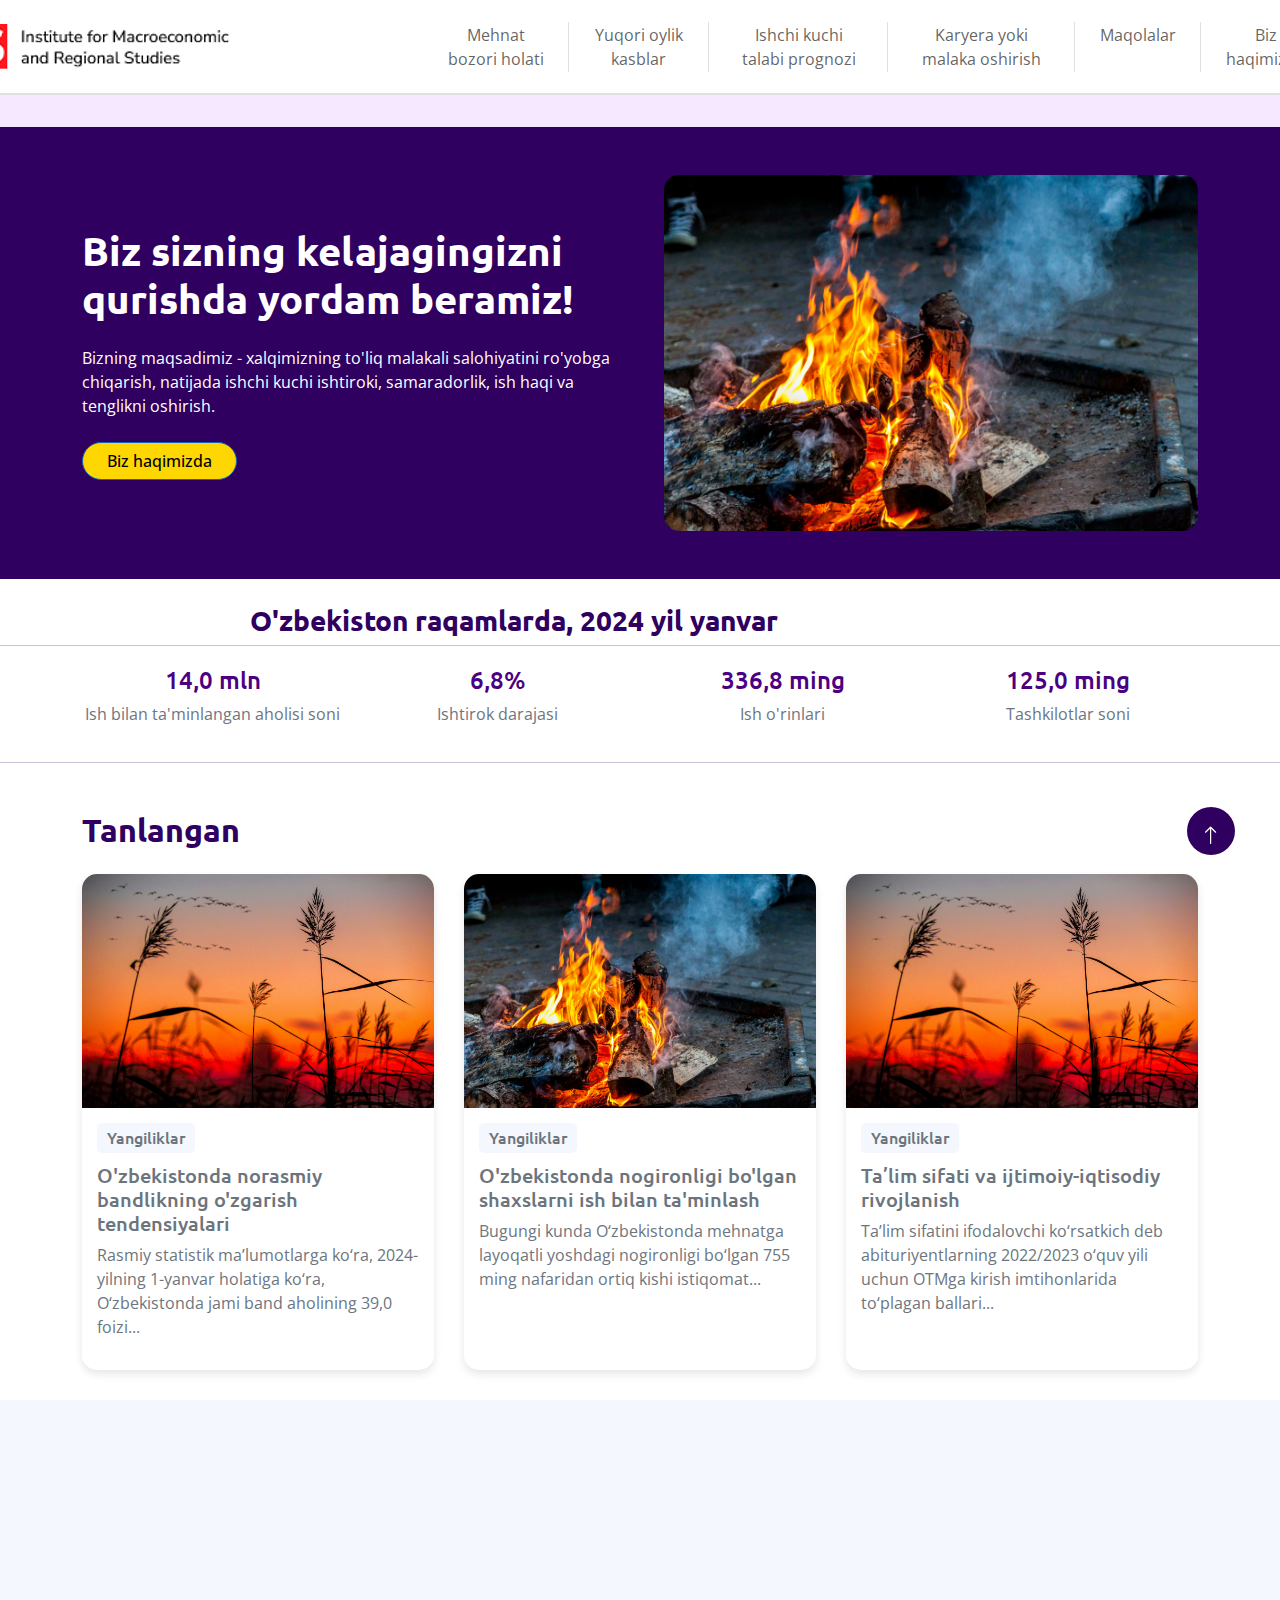
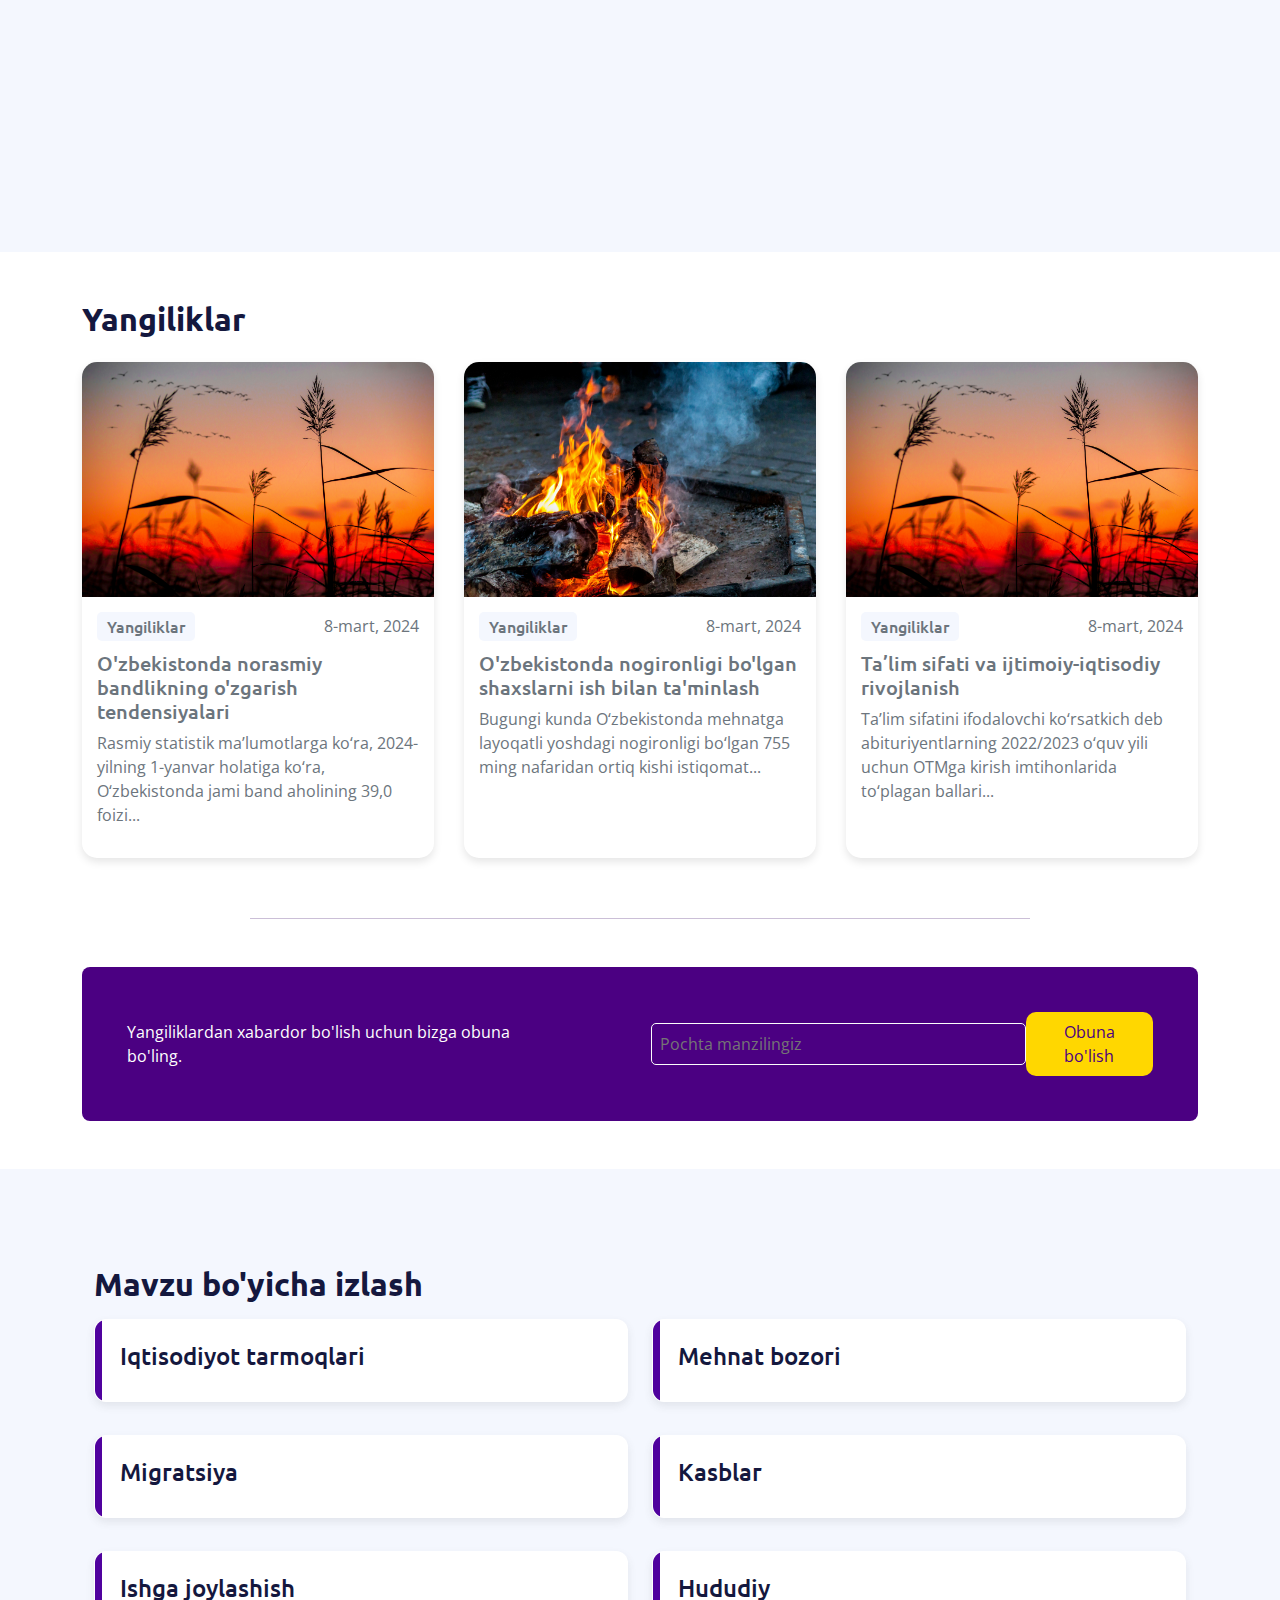
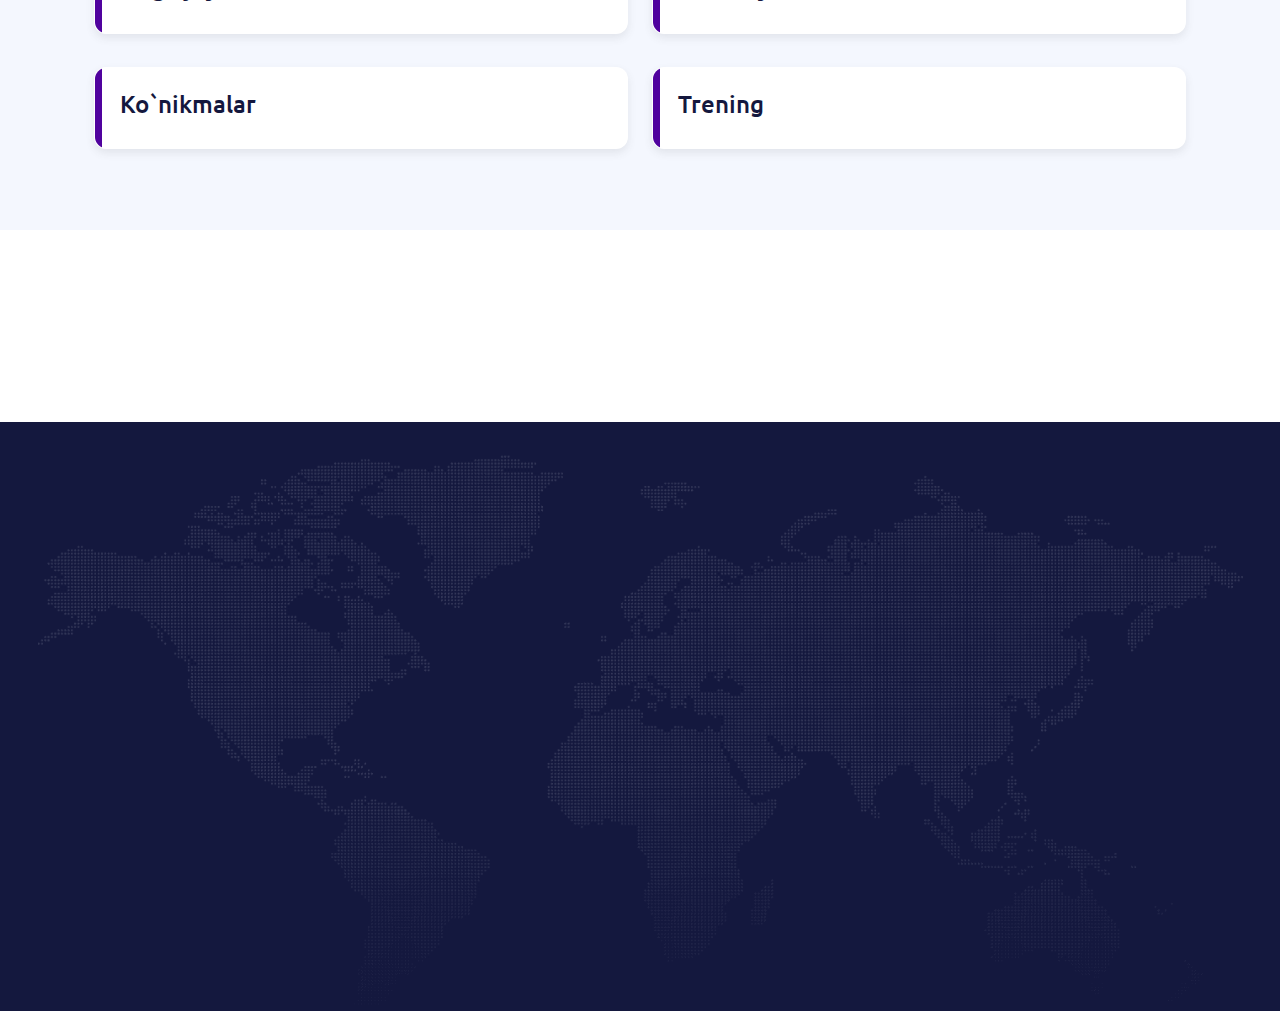
<file: index.html>
<!DOCTYPE html>
<html lang="en">

<head>
    <meta charset="utf-8">
    <title>IMRS</title>
    <meta content="width=device-width, initial-scale=1.0" name="viewport">
    <meta content="" name="keywords">
    <meta content="" name="description">

    <!-- Favicon -->
    <link href="img/favicon.ico" rel="icon">

    <!-- Google Web Fonts -->
    <link rel="preconnect" href="https://fonts.googleapis.com">
    <link rel="preconnect" href="https://fonts.gstatic.com" crossorigin>
    <link href="https://fonts.googleapis.com/css2?family=Open+Sans:wght@400;600&family=Ubuntu:wght@500;700&display=swap"
        rel="stylesheet">
        <link href="https://maxcdn.bootstrapcdn.com/bootstrap/4.5.2/css/bootstrap.min.css" rel="stylesheet">
    <!-- Icon Font Stylesheet -->
    <link href="https://cdnjs.cloudflare.com/ajax/libs/font-awesome/5.10.0/css/all.min.css" rel="stylesheet">
    <link href="https://cdn.jsdelivr.net/npm/bootstrap-icons@1.4.1/font/bootstrap-icons.css" rel="stylesheet">

    <!-- Libraries Stylesheet -->
    <link href="lib/animate/animate.min.css" rel="stylesheet">
    <link href="lib/owlcarousel/assets/owl.carousel.min.css" rel="stylesheet">

    <!-- Customized Bootstrap Stylesheet -->
    <link href="css/bootstrap.min.css" rel="stylesheet">

    <!-- Template Stylesheet -->
    <link href="css/style.css" rel="stylesheet">
</head>

<body>    
<!-- Navbar start--> 
    <div>
        <nav class="navbar navbar-expand-lg navbar-light navbar-custom">
            <div class="container">
                <a class="navbar-brand" href="#"><img style="margin-left: -50%;" src="img/logooo.png" id="img-fluid" alt="Logo"></a>
                <button class="navbar-toggler" type="button" data-toggle="collapse" data-target="#navbarNav" aria-controls="navbarNav" aria-expanded="false" aria-label="Toggle navigation">
                    <span class="navbar-toggler-icon"></span>
                </button>
                <div style="margin-right: -20%;" class="collapse navbar-collapse" id="navbarNav">
                    <ul class="navbar-nav mx-auto">
                        <li class="nav-item"><a class="nav-link" href="#">Mehnat bozori holati</a></li>
                        <li class="nav-item"><a class="nav-link" href="#">Yuqori oylik kasblar</a></li>
                        <li class="nav-item"><a class="nav-link" href="#">Ishchi kuchi talabi prognozi</a></li>
                        <li class="nav-item"><a class="nav-link" href="#">Karyera yoki malaka oshirish</a></li>
                        <li class="nav-item"><a class="nav-link" href="#">Maqolalar</a></li>
                        <li class="nav-item"><a class="nav-link" href="#">Biz haqimizda</a></li>
                        <li class="nav-item"><a class="nav-link" href="#"><i class="bi bi-search"></i></a></li>
                    </ul>
                </div>
            </div>
            </nav>
            <div class="py-1" style="background-color: #f5e8ff; height: 2em;">
            </div>
            <div style="background-color: #2f005f;" class="container-fluid py-5">
                <div class="container">
                    <div class="row g-5 align-items-center">
                        <div class="col-lg-6 wow fadeIn">
                            <h1 class="mb-4 text-white">Biz sizning kelajagingizni qurishda yordam beramiz!</h1>
                            <p class="mb-4 text-white">Bizning maqsadimiz - xalqimizning to'liq malakali salohiyatini
                                ro'yobga chiqarish, natijada ishchi kuchi ishtiroki,
                                samaradorlik, ish haqi va tenglikni oshirish.</p>
                            <div class="d-flex align-items-center mt-4">
                                <a style="background-color: #FFD700;color: black;" class="btn btn-primary rounded-pill px-4 me-3" href="">Biz haqimizda</a>
                            </div>
                        </div>
                        <div class="col-lg-6 wow fadeIn" data-wow-delay="0.1s">
                            <div class="about-img">
                                <img style="border-radius: 15px;" class="img-fluid" src="img/imgd2.jpg">
                            </div>
                        </div>
                    </div>
                </div>
            </div>
            <br>
                <h3 style="margin-left: 19.5%;color: #2f005f">O'zbekiston raqamlarda, 2024 yil yanvar</h3>
            <hr>
            <section class="statistics-section text-center">
            <div class="container">
                <div class="row">
                    <div class="col-md-3">
                        <h4>14,0 mln</h4>
                        <p>Ish bilan ta'minlangan aholisi soni</p>
                    </div>
                    <div class="col-md-3">
                        <h4>6,8%</h4>
                        <p>Ishtirok darajasi</p>
                    </div>
                    <div class="col-md-3">
                        <h4>336,8 ming</h4>
                        <p>Ish o'rinlari</p>
                    </div>
                    <div class="col-md-3">
                        <h4>125,0 ming</h4>
                        <p>Tashkilotlar soni</p>
                    </div>
                </div>
            </div>
            </section>
            <hr>
    </div>
<!-- Navbar End -->

<!-- Case Start -->
    <div class="container mt-5">
        <h2 style="color: #2f005f;" class="mb-4">Tanlangan</h2>
        <div class="row row-equal">
            <div class="col-md-4 col-equal">
                <div class="card card-custom">
                    <img src="img/imgd.jpg" class="card-img-top" alt="...">
                    <div class="card-body card-body-custom">
                        <div class="news-header">
                            <h6 class="text-muted mb-0 news-title">Yangiliklar</h6>
                            <!-- <span class="text-muted">8-mart, 2024</span> -->
                        </div>
                        <h5 class="card-text">O'zbekistonda norasmiy bandlikning o'zgarish tendensiyalari</h5>
                        <p class="text-muted">Rasmiy statistik ma’lumotlarga ko‘ra, 2024-yilning 1-yanvar holatiga ko‘ra, O‘zbekistonda jami band aholining 39,0 foizi...</p>
                    </div>
                </div>
            </div>
            <div class="col-md-4 col-equal">
                <div class="card card-custom">
                    <img src="img/imgd2.jpg" class="card-img-top" alt="...">
                    <div class="card-body card-body-custom">
                        <div class="news-header">
                            <h6 class="text-muted mb-0 news-title">Yangiliklar</h6>
                            <!-- <span class="text-muted">8-mart, 2024</span> -->
                        </div>
                        <h5 class="card-text">O'zbekistonda nogironligi bo'lgan shaxslarni ish bilan ta'minlash</h5>
                        <p class="text-muted">Bugungi kunda O‘zbekistonda mehnatga layoqatli yoshdagi nogironligi bo‘lgan 755 ming nafaridan ortiq kishi istiqomat...</p>
                    </div>
                </div>
            </div>
            <div class="col-md-4 col-equal">
                <div class="card card-custom">
                    <img src="img/imgd.jpg" class="card-img-top" alt="...">
                    <div class="card-body card-body-custom">
                        <div class="news-header">
                            <h6 class="text-muted mb-0 news-title">Yangiliklar</h6>
                            <!-- <span class="text-muted">8-mart, 2024</span> -->
                        </div>
                        <h5 class="card-text">Ta’lim sifati va ijtimoiy-iqtisodiy rivojlanish</h5>
                        <p class="text-muted">Ta’lim sifatini ifodalovchi ko‘rsatkich deb abituriyentlarning 2022/2023 o‘quv yili uchun OTMga kirish imtihonlarida to‘plagan ballari...</p>
                    </div>
                </div>
            </div>
        </div>
    </div>
<!-- Case End -->

<!-- Full Screen Search Start -->
    <div class="modal fade" id="searchModal" tabindex="-1">
        <div class="modal-dialog modal-fullscreen">
            <div class="modal-content" style="background: rgba(20, 24, 62, 0.7);">
                <div class="modal-header border-0">
                    <button type="button" class="btn btn-square bg-white btn-close" data-bs-dismiss="modal"
                        aria-label="Close"></button>
                </div>
                <div class="modal-body d-flex align-items-center justify-content-center">
                    <div class="input-group" style="max-width: 600px;">
                        <input type="text" class="form-control bg-transparent border-light p-3"
                            placeholder="Type search keyword">
                        <button class="btn btn-light px-4"><i class="bi bi-search"></i></button>
                    </div>
                </div>
            </div>
        </div>
    </div>
<!-- Full Screen Search End -->

<!-- About Start -->
    <div class="container-fluid bg-light py-5">
        <div class="container">
            <div class="row g-5 align-items-center">
                <div class="col-lg-6 wow fadeIn" data-wow-delay="0.5s">
                    <h1 class="mb-4">Mehnat bozori holati</h1>
                    <p class="mb-4">Quyidagi talablar nomzodlar imkoniyatini oshiradi: Iqtisodiyot, moliya va matematika yo`nalishlarida magistratura yoki PhD darajasiga ega bo'lish...</p>
                    <div class="d-flex align-items-center mt-4">
                        <a  class="btn btn-primary rounded-pill px-4 me-3" href="">Batafsil</a>
                    </div>
                </div>
                <div class="col-lg-6 wow fadeIn" data-wow-delay="0.1s">
                    <div class="about-img">
                        <img style="border-radius: 15px;" class="img-fluid" src="img/imgd2.jpg">
                    </div>
                </div>
            </div>
        </div>
    </div>
 <!-- About End -->

<!-- Service Start -->
    <div class="container mt-5">
        <h2 class="mb-4">Yangiliklar</h2>
        <div class="row row-equal">
            <div class="col-md-4 col-equal">
                <div class="card card-custom">
                    <img src="img/imgd.jpg" class="card-img-top" alt="...">
                    <div class="card-body card-body-custom">
                        <div class="news-header">
                            <h6 class="text-muted mb-0 news-title">Yangiliklar</h6>
                            <span class="text-muted">8-mart, 2024</span>
                        </div>
                        <h5 class="card-text">O'zbekistonda norasmiy bandlikning o'zgarish tendensiyalari</h5>
                        <p class="text-muted">Rasmiy statistik ma’lumotlarga ko‘ra, 2024-yilning 1-yanvar holatiga ko‘ra, O‘zbekistonda jami band aholining 39,0 foizi...</p>
                    </div>
                </div>
            </div>
            <div class="col-md-4 col-equal">
                <div class="card card-custom">
                    <img src="img/imgd2.jpg" class="card-img-top" alt="...">
                    <div class="card-body card-body-custom">
                        <div class="news-header">
                            <h6 class="text-muted mb-0 news-title">Yangiliklar</h6>
                            <span class="text-muted">8-mart, 2024</span>
                        </div>
                        <h5 class="card-text">O'zbekistonda nogironligi bo'lgan shaxslarni ish bilan ta'minlash</h5>
                        <p class="text-muted">Bugungi kunda O‘zbekistonda mehnatga layoqatli yoshdagi nogironligi bo‘lgan 755 ming nafaridan ortiq kishi istiqomat...</p>
                    </div>
                </div>
            </div>
            <div class="col-md-4 col-equal">
                <div class="card card-custom">
                    <img src="img/imgd.jpg" class="card-img-top" alt="...">
                    <div class="card-body card-body-custom">
                        <div class="news-header">
                            <h6 class="text-muted mb-0 news-title">Yangiliklar</h6>
                            <span class="text-muted">8-mart, 2024</span>
                        </div>
                        <h5 class="card-text">Ta’lim sifati va ijtimoiy-iqtisodiy rivojlanish</h5>
                        <p class="text-muted">Ta’lim sifatini ifodalovchi ko‘rsatkich deb abituriyentlarning 2022/2023 o‘quv yili uchun OTMga kirish imtihonlarida to‘plagan ballari...</p>
                    </div>
                </div>
            </div>
        </div>
    </div>
<!-- Service End -->

<hr class="custom-hr">

<!-- Newsletter Start -->
    <div class="container mt-5">
        <div class="subscription-banner">
            <div class="subscription-form">
                <div class="text">
                    Yangiliklardan xabardor bo'lish uchun bizga obuna bo'ling.
                </div>
                <input type="email" placeholder="Pochta manzilingiz">
                <button type="submit">Obuna bo'lish</button>
            </div>
        </div>
    </div>
<!-- Newsletter End -->

<!-- FAQs Start -->
    <div class="container-fluid py-4">
        
    </div>
<!-- FAQs Start -->



<!-- Team Start -->
    <div class="container-fluid bg-light py-5">
        <div class="container">
            <div class="container mt-5">
                <h2 class="mb-3">Mavzu bo'yicha izlash</h2>
                <div class="row">
                    <div class="col-md-6">
                        <button class="btn btn-custom" type="button"><h4>Iqtisodiyot tarmoqlari</h4></button>
                    </div>
                    <div class="col-md-6">
                        <button class="btn btn-custom" type="button"><h4>Mehnat bozori</h4></button>
                    </div>
                    <div class="col-md-6">
                        <button class="btn btn-custom" type="button"><h4>Migratsiya</h4></button>
                    </div>
                    <div class="col-md-6">
                        <button class="btn btn-custom" type="button"><h4>Kasblar</h4></button>
                    </div>
                    <div class="col-md-6">
                        <button class="btn btn-custom" type="button"><h4>Ishga joylashish</h4></button>
                    </div>
                    <div class="col-md-6">
                        <button class="btn btn-custom" type="button"><h4>Hududiy</h4></button>
                    </div>
                    <div class="col-md-6">
                        <button class="btn btn-custom" type="button"><h4>Ko`nikmalar</h4></button>
                    </div>
                    <div class="col-md-6">
                        <button class="btn btn-custom" type="button"><h4>Trening</h4></button>
                    </div>
                </div>
            </div>
        </div>
    </div>
<!-- Team End -->


<!-- Testimonial Start -->
    <div class="container-xxl py-5">
        <div class="container py-5">
           
        </div>
    </div>
<!-- Testimonial End -->

<!-- Footer Start -->
    <div class="container-fluid bg-dark text-white-50 footer pt-5">
        <div class="container wow fadeIn" data-wow-delay="0.1s">
            <div class="copyright2">
                <div class="row">
                    <div class="col-md-6 text-center text-md-start mb-3 mb-md-0">
                        <a class="border-bottom" href="#"><img style="width: 23%;" src="img/screen.png" alt=""></a>
                    </div>
                    <div class="col-md-6 ">
                        <div class="d-flex pt-2 d-flex2">
                            <a class="btn btn-outline-light btn-social" href=""><i class="fab fa-twitter"></i></a>
                            <a class="btn btn-outline-light btn-social" href=""><i class="fab fa-facebook-f"></i></a>
                            <a class="btn btn-outline-light btn-social" href=""><i class="fab fa-youtube"></i></a>
                            <a class="btn btn-outline-light btn-social" href=""><i class="fab fa-instagram"></i></a>
                            <a class="btn btn-outline-light btn-social" href=""><i class="fab fa-linkedin-in"></i></a>
                        </div>
                    </div>
                </div>
            </div>
        </div>
        <div class="container py-5">
            <div class="row g-5">
                <div class="col-md-6 col-lg-3 wow fadeIn" data-wow-delay="0.5s">
                    <h5 class="text-white mb-4">Ishlarimizni o‘rganing</h5>
                    <a class="btn btn-link" href="#">Mehnat bozori holati</a>
                    <a class="btn btn-link" href="#">Talab yuqori bo‘lgan kasblar</a>
                    <a class="btn btn-link" href="#">Yuqori oylik maosh</a>
                    <a class="btn btn-link" href="#">Ishchi kuchi talabi prognozi</a>
                    <a class="btn btn-link" href="#">Karyera yoki malaka oshirish</a>
                    <a class="btn btn-link" href="#">Maqolalar</a>
                </div>
                <div class="col-md-6 col-lg-3 wow fadeIn" data-wow-delay="0.3s">
                    <h5 class="text-white mb-4">Biz haqimizda</h5>
                    <a class="btn btn-link" href="#">Bizning komissiyamiz</a>
                    <a class="btn btn-link" href="#">Biz bilan ishlash</a>
                    <a class="btn btn-link" href="#">Biz bilan bog‘laning</a>
                </div>
                <div class="col-md-6 col-lg-3 wow fadeIn" data-wow-delay="0.5s">
                    <h5 class="text-white mb-4">Foydali havolalar</h5>
                    <a class="btn btn-link" href="#">O‘zbekiston Respublikasi Statistika agentligi</a>
                    <a class="btn btn-link" href="#">O‘zbekiston Respublikasi Kambag‘allikni qisqartirish va bandlik vazirligi</a>
                    <a class="btn btn-link" href="#">Ijtimoiy himoya milliy agentligi</a>
                </div>
                <div class="col-md-6 col-lg-3 wow fadeIn" data-wow-delay="0.7s">
                    <h5 class="text-white mb-4">Kirish</h5>
                    <a class="btn btn-link" href="#">Accessing our information</a>
                    <a class="btn btn-link" href="#">Maxfiylik</a>
                    <a class="btn btn-link" href="#">Mualliflik huquqi va rad etish</a>
                    <a class="btn btn-link" href="#">Veb-saytdan foydalanish va foydalanish imkoniyati</a>
                </div>
            </div>
        </div>
        <div class="container wow fadeIn" data-wow-delay="0.1s">
            <div class="copyright">
                <div class="row">
                    <div class="col-md-12 text-center text-md-start mb-3 mb-md-0">
                        O'zbekiston Respublikasi Vazirlar Mahkamasi Huzurida Makroiqtisodiy va hududiy tadqiqotlar instituti
                    </div>
                </div>
            </div>
        </div>
    </div>
<!-- Footer End -->

    <!-- Back to Top -->
    <a style="background-color: #2f005f;" href="#" class="btn btn-lg btn-lg-square back-to-top pt-2"><i class="bi bi-arrow-up text-white"></i></a>

    <!-- JavaScript Libraries -->
    <script src="https://code.jquery.com/jquery-3.5.1.slim.min.js"></script>
    <script src="https://cdn.jsdelivr.net/npm/@popperjs/core@2.5.4/dist/umd/popper.min.js"></script>
    <script src="https://maxcdn.bootstrapcdn.com/bootstrap/4.5.2/js/bootstrap.min.js"></script>
    <script src="https://ajax.googleapis.com/ajax/libs/jquery/3.6.1/jquery.min.js"></script>
    <script src="https://cdn.jsdelivr.net/npm/bootstrap@5.0.0/dist/js/bootstrap.bundle.min.js"></script>
    <script src="lib/wow/wow.min.js"></script>
    <script src="lib/easing/easing.min.js"></script>
    <script src="lib/waypoints/waypoints.min.js"></script>
    <script src="lib/counterup/counterup.min.js"></script>
    <script src="lib/owlcarousel/owl.carousel.min.js"></script>

    <!-- Template Javascript -->
    <script src="js/main.js"></script>
</body>

</html>
</file>
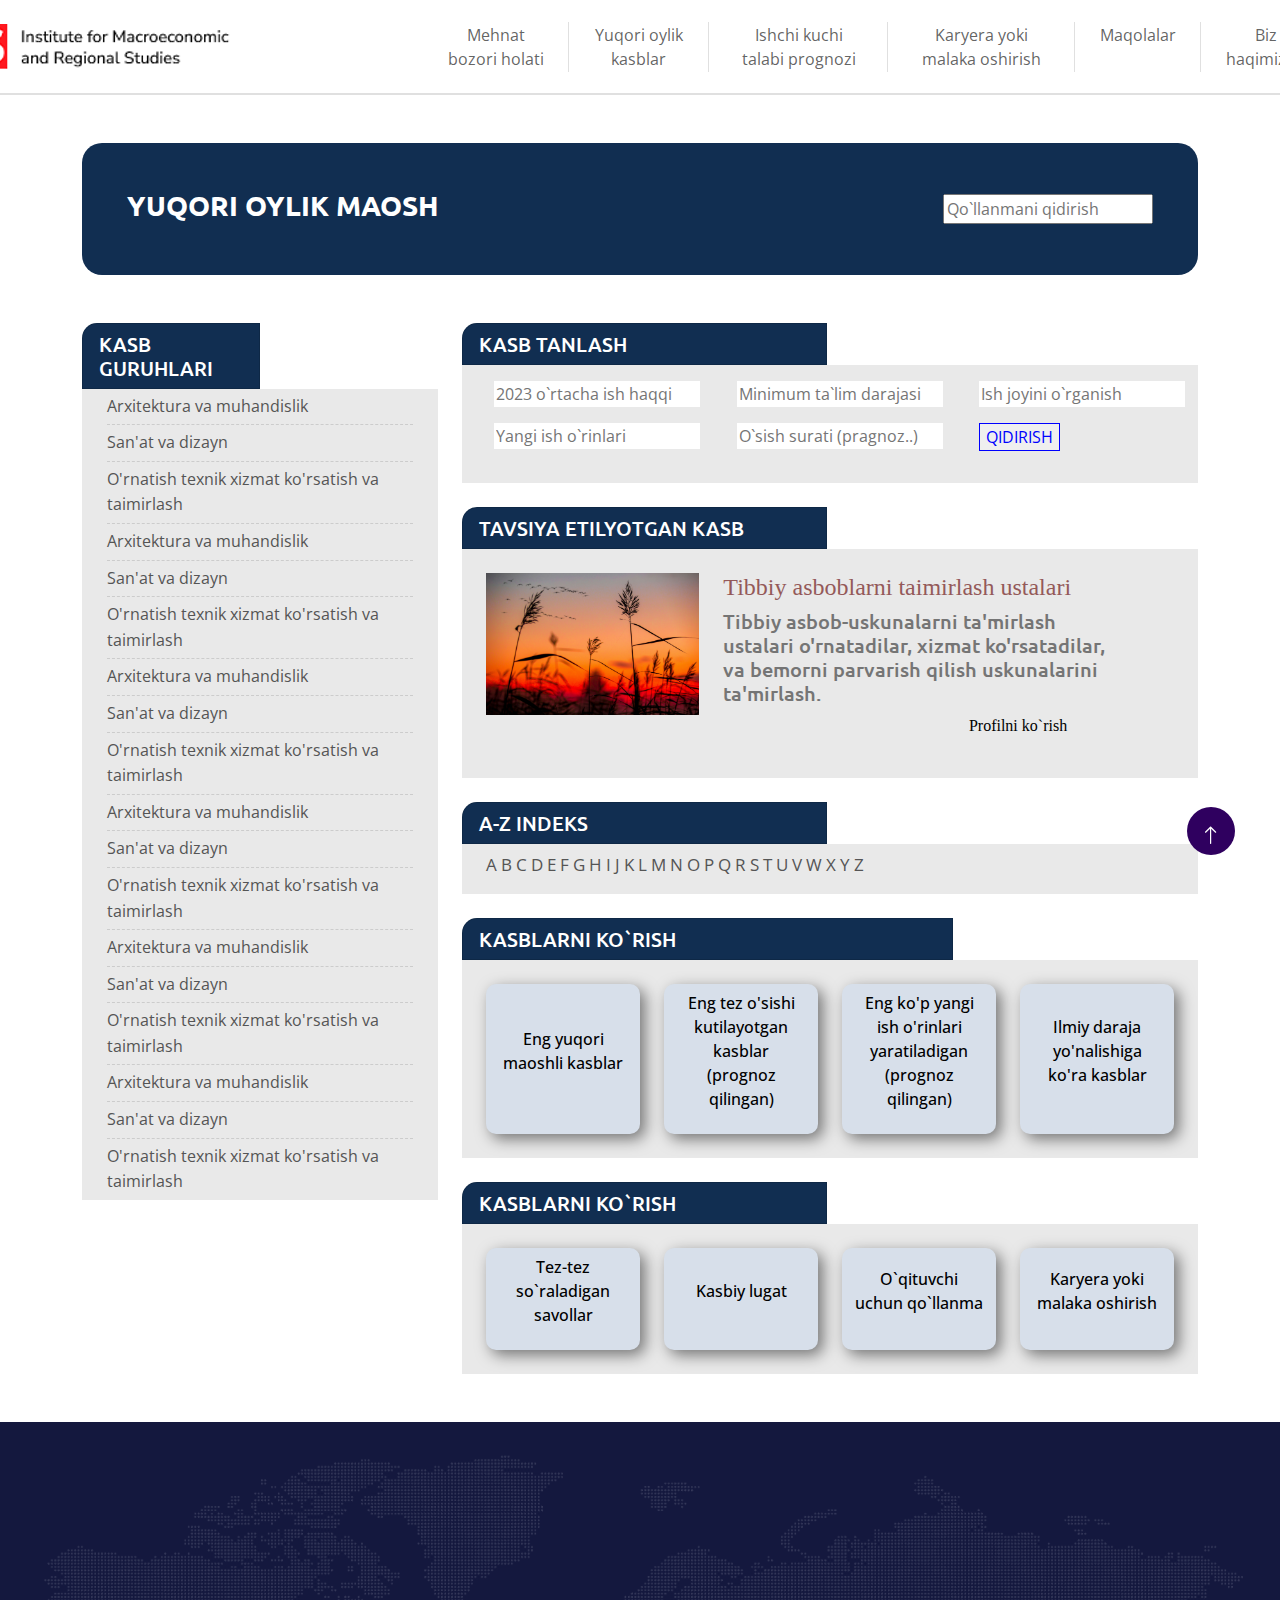
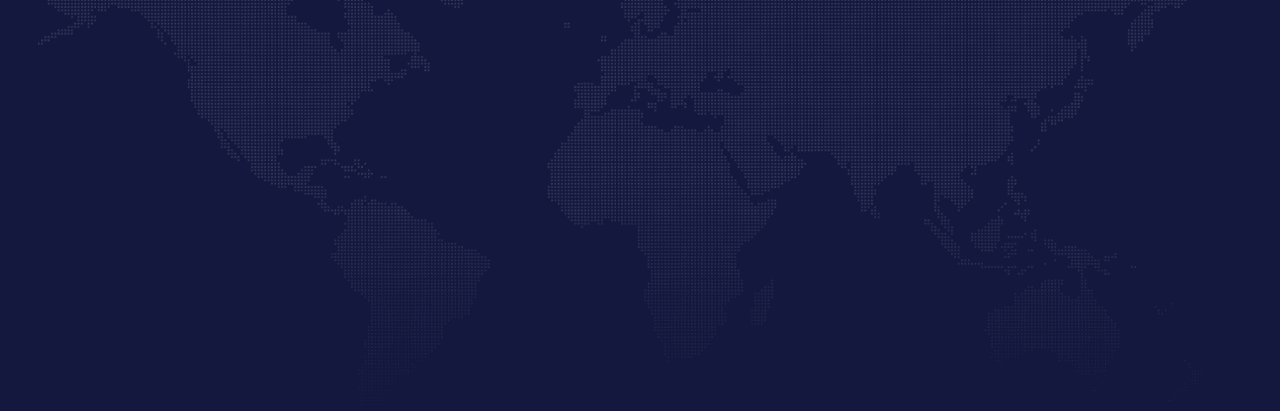
<file: about.html>
<!DOCTYPE html>
<html lang="en">

<head>
    <meta charset="utf-8">
    <title>IMRS</title>
    <meta content="width=device-width, initial-scale=1.0" name="viewport">
    <meta content="" name="keywords">
    <meta content="" name="description">

    <!-- Favicon -->
    <link href="img/favicon.ico" rel="icon">

    <!-- Google Web Fonts -->
    <link rel="preconnect" href="https://fonts.googleapis.com">
    <link rel="preconnect" href="https://fonts.gstatic.com" crossorigin>
    <link href="https://fonts.googleapis.com/css2?family=Open+Sans:wght@400;600&family=Ubuntu:wght@500;700&display=swap"
        rel="stylesheet">
        <link href="https://maxcdn.bootstrapcdn.com/bootstrap/4.5.2/css/bootstrap.min.css" rel="stylesheet">
    <!-- Icon Font Stylesheet -->
    <link href="https://cdnjs.cloudflare.com/ajax/libs/font-awesome/5.10.0/css/all.min.css" rel="stylesheet">
    <link href="https://cdn.jsdelivr.net/npm/bootstrap-icons@1.4.1/font/bootstrap-icons.css" rel="stylesheet">

    <!-- Libraries Stylesheet -->
    <link href="lib/animate/animate.min.css" rel="stylesheet">
    <link href="lib/owlcarousel/assets/owl.carousel.min.css" rel="stylesheet">

    <!-- Customized Bootstrap Stylesheet -->
    <link href="css/bootstrap.min.css" rel="stylesheet">

    <!-- Template Stylesheet -->
    <link href="css/style.css" rel="stylesheet">
    <link href="css/about.css" rel="stylesheet">
</head>

<body>

<!-- Navbar start--> 
    <div>
        <nav class="navbar navbar-expand-lg navbar-light navbar-custom">
            <div class="container">
                <a class="navbar-brand" href="#"><img style="margin-left: -50%;" src="img/logooo.png" id="img-fluid" alt="Logo"></a>
                <button class="navbar-toggler" type="button" data-toggle="collapse" data-target="#navbarNav" aria-controls="navbarNav" aria-expanded="false" aria-label="Toggle navigation">
                    <span class="navbar-toggler-icon"></span>
                </button>
                <div style="margin-right: -20%;" class="collapse navbar-collapse" id="navbarNav">
                    <ul class="navbar-nav mx-auto">
                        <li class="nav-item"><a class="nav-link" href="#">Mehnat bozori holati</a></li>
                        <li class="nav-item"><a class="nav-link" href="#">Yuqori oylik kasblar</a></li>
                        <li class="nav-item"><a class="nav-link" href="#">Ishchi kuchi talabi prognozi</a></li>
                        <li class="nav-item"><a class="nav-link" href="#">Karyera yoki malaka oshirish</a></li>
                        <li class="nav-item"><a class="nav-link" href="#">Maqolalar</a></li>
                        <li class="nav-item"><a class="nav-link" href="#">Biz haqimizda</a></li>
                        <li class="nav-item"><a class="nav-link" href="#"><i class="bi bi-search"></i></a></li>
                    </ul>
                </div>
            </div>
        </nav>
    </div>
<!-- Navbar End -->

<!-- Newsletter Start -->
<div class="container mt-5">
    <div class="subscription-banner-about">
        <div class="subscription-form">
            <div class="text">
                <h3 style="color: white;">YUQORI OYLIK MAOSH</h3>
            </div>
            <input type="text" placeholder="Qo`llanmani qidirish">
        </div>
    </div>
</div>
<!-- Newsletter End -->


<!-- Main Start -->
<div class="container mt-5 mb-5">
    <div class="row">
         <div class="col-md-4">
             <div class="list-group">
                <div style="display: flex;">
                    <a style="background-color: #112e51; color: white; width: 50%;display: block;border-top-left-radius: 15px;" href="#" class="list-group-item list-group-item-action" aria-current="true">
                        <h5 class="mb-0 text-white">KASB GURUHLARI</h5>
                    </a>
                    <a style="background-color: #ffffff; color: white; width: 50%; display: block;" href="#" aria-current="true">
                    </a>
                </div>
                <ul class="text-ul">
                    <li class="text-li">Arxitektura va muhandislik</li>
                    <li class="text-li">San'at va dizayn</li>
                    <li class="text-li">O'rnatish texnik xizmat ko'rsatish va taimirlash</li>
                    <li class="text-li">Arxitektura va muhandislik</li>
                    <li class="text-li">San'at va dizayn</li>
                    <li class="text-li">O'rnatish texnik xizmat ko'rsatish va taimirlash</li>
                    <li class="text-li">Arxitektura va muhandislik</li>
                    <li class="text-li">San'at va dizayn</li>
                    <li class="text-li">O'rnatish texnik xizmat ko'rsatish va taimirlash</li>
                    <li class="text-li">Arxitektura va muhandislik</li>
                    <li class="text-li">San'at va dizayn</li>
                    <li class="text-li">O'rnatish texnik xizmat ko'rsatish va taimirlash</li>
                    <li class="text-li">Arxitektura va muhandislik</li>
                    <li class="text-li">San'at va dizayn</li>
                    <li class="text-li">O'rnatish texnik xizmat ko'rsatish va taimirlash</li>
                    <li class="text-li">Arxitektura va muhandislik</li>
                    <li class="text-li">San'at va dizayn</li>
                    <li class="text-li">O'rnatish texnik xizmat ko'rsatish va taimirlash</li>
                    <!-- More items here -->
                </ul>
             </div>
         </div>
         <div class="col-md-8">
             <div class="list-group" style="background-color: #e9e9e9;">
                <div style="display: flex;">
                    <a style="background-color: #112e51; color: white; width: 50%;display: block;border-top-left-radius: 15px;" href="#" class="list-group-item list-group-item-action" aria-current="true">
                        <h5 class="mb-0 text-white">KASB TANLASH</h5>
                    </a>
                    <a style="background-color: #ffffff; color: white; width: 51%; display: block;" href="" aria-current="true">
                    </a>
                </div>
                 <div class="row justify-content-center p-3" id="in-class">
                     <div class="col-md-4 mb-3"><input style="border: none;" class="ml-3" type="text" name="" id="" placeholder="2023 o`rtacha ish haqqi"></div>
                     <div class="col-md-4 mb-3"><input style="border: none;" class="ml-3" type="text" name="" id="" placeholder="Minimum ta`lim darajasi"></div>
                     <div class="col-md-4 mb-3"><input style="border: none;" class="ml-3" type="text" name="" id="" placeholder="Ish joyini o`rganish"></div>
                     <div class="col-md-4 mb-3"><input style="border: none;" class="ml-3" type="text" name="" id="" placeholder="Yangi ish o`rinlari"></div>
                     <div class="col-md-4 mb-3"><input style="border: none;" class="ml-3" type="text" name="" id="" placeholder="O`sish surati (pragnoz..)"></div>
                     <div class="col-md-4 mb-3"><button style="border: 1px solid blue;color: blue;" class="ml-3">QIDIRISH</button></div>
                 </div>
            </div>
            <br>
             <div class="list-group" style="background-color: #e9e9e9;">
                <div style="display: flex;">
                    <a style="background-color: #112e51; color: white; width: 50%;display: block;border-top-left-radius: 15px;" href="#" class="list-group-item list-group-item-action" aria-current="true">
                        <h5 class="mb-0 text-white">TAVSIYA ETILYOTGAN KASB</h5>
                    </a>
                    <a style="background-color: #ffffff; color: white; width: 51%; display: block;" href="#" aria-current="true">
                    </a>
                </div>
                 <div class="row justify-content-center p-4" id="in-class">
                     <div class="col-md-4 mb-3"><img src="img/imgd.jpg" class="img-fluid" alt=""></div>
                     <div class="col-md-8 mb-3">
                        <h4 style="font-family: cursive; color: #945959;">Tibbiy asboblarni taimirlash ustalari</h4>
                        <h5 style="color: #757575;width: 90%;">Tibbiy asbob-uskunalarni ta'mirlash ustalari
                            o'rnatadilar, xizmat ko'rsatadilar, va bemorni
                            parvarish qilish uskunalarini ta'mirlash.</h5>
                            <a href="" style="font-family: cursive;color: black;margin-left: 54.5%;">Profilni ko`rish</a>
                     </div>
                 </div>
             </div>  
             <br>
             <div class="list-group" style="background-color: #e9e9e9;">
                <div style="display: flex;">
                    <a style="background-color: #112e51; color: white; width: 50%;display: block;border-top-left-radius: 15px;" href="#" class="list-group-item list-group-item-action" aria-current="true">
                        <h5 class="mb-0 text-white">A-Z INDEKS</h5>
                    </a>
                    <a style="background-color: #ffffff; color: white; width: 51%; display: block;" href="#" aria-current="true">
                    </a>
                </div>
                 <div class="row justify-content-center pl-4 pt-2" id="in-class">
                    <p style="font-size: 17px;">A B C D E F G H I J K L M N O P Q R S T U V W X Y Z</p>
                 </div>
             </div>  
             <br>
             <div class="list-group" style="background-color: #e9e9e9;">
                <div style="display: flex;">
                    <a style="background-color: #112e51; color: white;display: block;border-top-left-radius: 15px;" href="#" class="list-group-item list-group-item-action" aria-current="true">
                        <h5 class="mb-0 text-white">KASBLARNI KO`RISH</h5>
                    </a>
                    <a style="background-color: #ffffff; color: white; width: 51%; display: block;" href="#" aria-current="true">
                    </a>
                </div>
                 <div class="row justify-content-center p-4" id="in-class">
                    <div class="col-md-3 fisrt-about">
                        <button style="background-color: #d7dfea;height: 100%;box-shadow: 5px 5px 15px rgba(0, 0, 0, 0.5);" class="btn btn-about" type="button"><p style="text-align: center;">Eng yuqori maoshli kasblar</p></button>
                    </div>
                    <div class="col-md-3 fisrt-about">
                        <button style="background-color: #d7dfea;box-shadow: 5px 5px 15px rgba(0, 0, 0, 0.5);" class="btn btn-about" type="button"><p style="text-align: center;">Eng tez o'sishi
                            kutilayotgan kasblar
                            (prognoz qilingan)</p></button>
                    </div>
                    <div class="col-md-3 fisrt-about">
                        <button style="background-color: #d7dfea;box-shadow: 5px 5px 15px rgba(0, 0, 0, 0.5);" class="btn btn-about" type="button"><p style="text-align: center;">Eng ko'p yangi ish
                            o'rinlari yaratiladigan
                            (prognoz qilingan)</p></button>
                    </div>
                    <div class="col-md-3 fisrt-about">
                        <button style="background-color: #d7dfea;box-shadow: 5px 5px 15px rgba(0, 0, 0, 0.5);" class="btn btn-about" type="button"><p style="text-align: center;">Ilmiy daraja
                            yo'nalishiga
                            ko'ra kasblar</p></button>
                    </div>
                 </div>
             </div> 
             <br>
             <div class="list-group" style="background-color: #e9e9e9;">
                <div style="display: flex;">
                    <a style="background-color: #112e51; color: white; width: 50%;display: block;border-top-left-radius: 15px;" href="#" class="list-group-item list-group-item-action" aria-current="true">
                        <h5 class="mb-0 text-white">KASBLARNI KO`RISH</h5>
                    </a>
                    <a style="background-color: #ffffff; color: white; width: 51%; display: block;" href="#" aria-current="true">
                    </a>
                </div>
                 <div class="row justify-content-center p-4" id="in-class">
                    <div class="col-md-3 fisrt-about">
                        <button style="background-color: #d7dfea;box-shadow: 5px 5px 15px rgba(0, 0, 0, 0.5);" class="btn btn-about" type="button"><p style="text-align: center;">Tez-tez so`raladigan savollar</p></button>
                    </div>
                    <div class="col-md-3 fisrt-about">
                        <button style="background-color: #d7dfea;box-shadow: 5px 5px 15px rgba(0, 0, 0, 0.5);" class="btn btn-about" type="button"><p style="text-align: center;">Kasbiy lugat <br></p></button>
                    </div>
                    <div class="col-md-3 fisrt-about">
                        <button style="background-color: #d7dfea;box-shadow: 5px 5px 15px rgba(0, 0, 0, 0.5);" class="btn btn-about" type="button"><p style="text-align: center;">O`qituvchi uchun qo`llanma</p></button>
                    </div>
                    <div class="col-md-3 fisrt-about">
                        <button style="background-color: #d7dfea;box-shadow: 5px 5px 15px rgba(0, 0, 0, 0.5);" class="btn btn-about" type="button"><p style="text-align: center;">Karyera yoki malaka oshirish</p></button>
                    </div>
                 </div>
             </div> 
         </div>
    </div>
 </div>

<!-- Main End -->

<!-- Footer Start -->
<div class="container-fluid bg-dark text-white-50 footer pt-5">
    <div class="container wow fadeIn" data-wow-delay="0.1s">
        <div class="copyright2">
            <div class="row">
                <div class="col-md-6 text-center text-md-start mb-3 mb-md-0">
                    <a class="border-bottom" href="#"><img style="width: 23%;" src="img/screen.png" alt=""></a>
                </div>
                <div class="col-md-6 ">
                    <div class="d-flex pt-2 d-flex2">
                        <a class="btn btn-outline-light btn-social" href=""><i class="fab fa-twitter"></i></a>
                        <a class="btn btn-outline-light btn-social" href=""><i class="fab fa-facebook-f"></i></a>
                        <a class="btn btn-outline-light btn-social" href=""><i class="fab fa-youtube"></i></a>
                        <a class="btn btn-outline-light btn-social" href=""><i class="fab fa-instagram"></i></a>
                        <a class="btn btn-outline-light btn-social" href=""><i class="fab fa-linkedin-in"></i></a>
                    </div>
                </div>
            </div>
        </div>
    </div>
    <div class="container py-5">
        <div class="row g-5">
            <div class="col-md-6 col-lg-3 wow fadeIn" data-wow-delay="0.5s">
                <h5 class="text-white mb-4">Ishlarimizni o‘rganing</h5>
                <a class="btn btn-link" href="#">Mehnat bozori holati</a>
                <a class="btn btn-link" href="#">Talab yuqori bo‘lgan kasblar</a>
                <a class="btn btn-link" href="#">Yuqori oylik maosh</a>
                <a class="btn btn-link" href="#">Ishchi kuchi talabi prognozi</a>
                <a class="btn btn-link" href="#">Karyera yoki malaka oshirish</a>
                <a class="btn btn-link" href="#">Maqolalar</a>
            </div>
            <div class="col-md-6 col-lg-3 wow fadeIn" data-wow-delay="0.3s">
                <h5 class="text-white mb-4">Biz haqimizda</h5>
                <a class="btn btn-link" href="#">Bizning komissiyamiz</a>
                <a class="btn btn-link" href="#">Biz bilan ishlash</a>
                <a class="btn btn-link" href="#">Biz bilan bog‘laning</a>
            </div>
            <div class="col-md-6 col-lg-3 wow fadeIn" data-wow-delay="0.5s">
                <h5 class="text-white mb-4">Foydali havolalar</h5>
                <a class="btn btn-link" href="#">O‘zbekiston Respublikasi Statistika agentligi</a>
                <a class="btn btn-link" href="#">O‘zbekiston Respublikasi Kambag‘allikni qisqartirish va bandlik vazirligi</a>
                <a class="btn btn-link" href="#">Ijtimoiy himoya milliy agentligi</a>
            </div>
            <div class="col-md-6 col-lg-3 wow fadeIn" data-wow-delay="0.7s">
                <h5 class="text-white mb-4">Kirish</h5>
                <a class="btn btn-link" href="#">Accessing our information</a>
                <a class="btn btn-link" href="#">Maxfiylik</a>
                <a class="btn btn-link" href="#">Mualliflik huquqi va rad etish</a>
                <a class="btn btn-link" href="#">Veb-saytdan foydalanish va foydalanish imkoniyati</a>
            </div>
        </div>
    </div>
    <div class="container wow fadeIn" data-wow-delay="0.1s">
        <div class="copyright">
            <div class="row">
                <div class="col-md-12 text-center text-md-start mb-3 mb-md-0">
                    O'zbekiston Respublikasi Vazirlar Mahkamasi Huzurida Makroiqtisodiy va hududiy tadqiqotlar instituti
                </div>
            </div>
        </div>
    </div>
</div>
<!-- Footer End -->

    <!-- Back to Top -->
    <a style="background-color: #2f005f;" href="#" class="btn btn-lg btn-lg-square back-to-top pt-2"><i class="bi bi-arrow-up text-white"></i></a>

    <!-- JavaScript Libraries -->
    <script src="https://code.jquery.com/jquery-3.5.1.slim.min.js"></script>
    <script src="https://cdn.jsdelivr.net/npm/@popperjs/core@2.5.4/dist/umd/popper.min.js"></script>
    <script src="https://maxcdn.bootstrapcdn.com/bootstrap/4.5.2/js/bootstrap.min.js"></script>
    <script src="https://ajax.googleapis.com/ajax/libs/jquery/3.6.1/jquery.min.js"></script>
    <script src="https://cdn.jsdelivr.net/npm/bootstrap@5.0.0/dist/js/bootstrap.bundle.min.js"></script>
    <script src="lib/wow/wow.min.js"></script>
    <script src="lib/easing/easing.min.js"></script>
    <script src="lib/waypoints/waypoints.min.js"></script>
    <script src="lib/counterup/counterup.min.js"></script>
    <script src="lib/owlcarousel/owl.carousel.min.js"></script>

    <!-- Template Javascript -->
    <script src="js/main.js"></script>
</body>

</html>
</file>
<file: css/style.css>
/********** Template CSS **********/
.bg-light {
    background-color: #f8f9fa;
}
/* About start */
.subscription-banner-about {
    background-color: #112e51; /* Deep purple background */
    color: white;
    padding: 45px;
    border-radius: 20px; /* Rounded corners */
}




/* About end */
.d-flex2{
   margin-left: 48%;
}

@media (max-width: 768px) {
 .d-flex2{
    margin-left: 29%;
 }
}
.btn-custom {
    position: relative; /* Needed for absolute positioning of the pseudo-element */
    width: 100%; /* Full width buttons */
    color: #6c757d; /* Grey text */
    background-color: #ffffff; /* White background */
    border-radius: 12px; /* Rounded edges for the button */
    text-align: left; /* Align text to the left */
    padding: 22px 25px; /* Padding for larger click area */
    margin-bottom: 33px; /* Margin bottom for spacing */
    overflow: hidden; /* Ensures no overflow of pseudo-elements */
    box-shadow: 0 4px 8px rgba(65, 65, 65, 0.1);
}
.btn-custom::before {
    content: ''; /* Required for pseudo-elements */
    position: absolute;
    left: 0;
    top: 0;
    width: 7px; /* Width of the colored part */
    height: 100%; /* Full height of the button */
    background-color: #50029e; /* Example purple color, change as needed */
    border-radius: 18px 0 0 18px; /* Rounded left side to match button border */
}
.btn-custom:hover {
    background-color: #e9ecef; /* Light grey background on hover */
}

.subscription-banner {
    background-color: #4B0082; /* Deep purple background */
    color: white;
    padding: 45px;
    border-radius: 8px; /* Rounded corners */
}
.subscription-form {
    display: flex;
    align-items: center;
    justify-content: space-between; /* Spacing between text and form elements */
}
.subscription-form input[type="email"] {
    border: 1px solid #fdfdfd; /* Yellow border */
    background-color: transparent;
    color: white;
    padding: 8px;
    width: 40%; /* Width of the input field */
    border-radius: 5px;
    margin-left: 122px;
}
.subscription-form button {
    background-color: #FFD700; /* Yellow background */
    border: none;
    padding: 8px 16px;
    color: #4B0082; /* Text color */
    cursor: pointer; /* Cursor indicates clickable */
    border-radius: 10px;
}
/* Ensuring the button stays at the right and elements stack vertically on smaller screens */
@media (max-width: 768px) {
    .subscription-form {
        flex-direction: column;
        align-items: stretch;
    }
    .subscription-form input[type="email"] {
        margin-bottom: 10px; /* Space between input and button on small screens */
        width: 100%; /* Full width */
        margin-left: 0px;
    }
    .subscription-form button {
        width: 50%;
    }
}
.navbar-custom {
    background-color: #fff;
    border-bottom: 2px solid #E0E0E0;
}
.navbar-custom .navbar-nav {
    display: flex;
    justify-content: center;
    width: 100%;
}
.navbar-custom .nav-link {
    color: #333;
    text-align: center;
}
.navbar-custom .nav-link:hover {
    color: #000;
    background-color: #6C757D;
    border-radius: 5px;
}
.nav-item {
    position: relative;
    padding-right: 15px;
}
.nav-item:not(:last-child)::after {
    content: '';
    position: absolute;
    right: 25px;
    top: 50%;
    transform: translateY(-50%);
    width: 1px;
    height: 50px;
    background-color: #E0E0E0;
}
.header-section {
    background-color: #4B0082;
    color: #fff;
    padding: 160px 0;
}
.header-section .btn-custom {
    background-color: #ADFF2F;
    color: #000;
    border: none;
}
.statistics-section {
    background-color: #ffffff;
    padding: 20px 0;
}
.statistics-section h3 {
    color: #4B0082;
}
.statistics-section .col-md-3 h4 {
    color: #4B0082;
}
.statistics-section .col-md-3 p {
    color: #6C757D;
}

@media (max-width: 768px) {
    #img-fluid {
        width: 150%; /* Adjust as needed for smaller screens */
    }
}
@media (max-width: 576px) {
    #img-fluid{
        width: 120%; /* Adjust as needed for extra small screens */
    }
}
.news-header {
    display: flex;
    justify-content: space-between;
    align-items: center;
    margin-bottom: 10px;
}
.news-title {
    background-color: #f4f7fe; /* Light gray background */
    padding: 5px 10px;
    border-radius: 5px;
    margin-bottom: 0;
}
.text-muted {
    color: #6C757D;
}
.card-custom {
    border: none;
    border-radius: 15px;
    box-shadow: 0 4px 8px rgba(0, 0, 0, 0.1);
    display: flex;
    flex-direction: column;
    height: 100%;
}
.card-custom img {
    border-top-left-radius: 15px;
    border-top-right-radius: 15px;
}
.card-body-custom {
    padding: 15px;
    flex: 1;
}
.card-title {
    font-weight: bold;
}
.card-text {
    color: #6C757D;
}
.row-equal {
    display: flex;
    flex-wrap: wrap;
    margin-right: -15px;
    margin-left: -15px;
}
.col-equal {
    display: flex;
    padding-right: 15px;
    padding-left: 15px;
    margin-bottom: 30px; /* Adds spacing between cards on smaller screens */
}
hr.custom-hr {
    width: 61%; /* Adjust the width as needed */
    margin: 0 auto; /* Center the hr line */
    border: 0px solid #2f005f; /* Adjust the border style as needed */
    margin-top: 30px;
}
.newsletter-container {
    display: flex;
    align-items: center;
    gap: 20px; /* Adjust the gap as needed */
}
.newsletter-text {
    color: white;
}
.newsletter-input {
    flex-grow: 5;
}
.date
{
    margin-top: 10px;
    color: white;
}
hr{
    margin: 0px;
    color: #2f005f;
    border: solid 0px #2f005f;
}


:root {
    --primary: #1363C6;
    --secondary: #15ACE1;
    --light: #F4F7FE;
    --dark: #14183E;
}


/*** Spinner ***/
#spinner {
    opacity: 0;
    visibility: hidden;
    transition: opacity .5s ease-out, visibility 0s linear .5s;
    z-index: 99999;
}

#spinner.show {
    transition: opacity .5s ease-out, visibility 0s linear 0s;
    visibility: visible;
    opacity: 1;
}

.back-to-top {
    position: fixed;
    display: none;
    right: 45px;
    bottom: 45px;
    z-index: 99;
}


/*** Heading ***/
h1,
h2,
h3,
.fw-bold {
    font-weight: 700 !important;
}

h4,
h5,
h6,
.fw-medium {
    font-weight: 500 !important;
}


/*** Button ***/
.btn {
    font-weight: 500;
    transition: .5s;
}

.btn-square {
    width: 38px;
    height: 38px;
}

.btn-sm-square {
    width: 32px;
    height: 32px;
}

.btn-lg-square {
    width: 48px;
    height: 48px;
}

.btn-square,
.btn-sm-square,
.btn-lg-square {
    padding: 0;
    display: flex;
    align-items: center;
    justify-content: center;
    font-weight: normal;
    border-radius: 50px;
}


/*** Navbar ***/
.sticky-top {
    top: -150px;
    transition: .5s;
}
#navbar-header{
    padding: 11px 0 !important;
    height: 48px;
}
.navbar {
    padding: 11px 0 !important;
    height: 95px;
}

.navbar .navbar-nav .nav-link {
    margin-right: 35px;
    padding: 0;
    color: rgba(32, 32, 32, 0.7);
    outline: none;
}

.navbar .navbar-nav .nav-link:hover,
.navbar .navbar-nav .nav-link.active {
    color: rgba(255, 255, 255, 1);
}

.navbar .dropdown-toggle::after {
    border: none;
    content: "\f107";
    font-family: "Font Awesome 5 Free";
    font-weight: 900;
    vertical-align: middle;
    margin-left: 8px;
}

@media (max-width: 991.98px) {
    .navbar .navbar-nav {
        padding: 0 15px;
        background: var(--primary);
    }

    .navbar .navbar-nav .nav-link  {
        margin-right: 0;
        padding: 10px 0;
    }
}

@media (min-width: 992px) {
    .navbar .nav-item .dropdown-menu {
        display: block;
        border: none;
        margin-top: 0;
        top: 150%;
        opacity: 0;
        visibility: hidden;
        transition: .5s;
    }

    .navbar .nav-item:hover .dropdown-menu {
        top: 100%;
        visibility: visible;
        transition: .5s;
        opacity: 1;
    }
}


/*** Hero Header ***/
.hero-header {
    margin-top: -75px;
    background: url(../img/bg-hero.png) center center no-repeat;
    background-size: cover;
}

.hero-header .breadcrumb-item+.breadcrumb-item::before {
    color: var(--light);
}


/*** Section Title ***/
.section-title::before {
    position: absolute;
    content: "";
    width: 45px;
    height: 4px;
    bottom: 0;
    left: 0;
    background: var(--dark);
}

.section-title::after {
    position: absolute;
    content: "";
    width: 4px;
    height: 4px;
    bottom: 0;
    left: 50px;
    background: var(--dark);
}

.section-title.text-center::before {
    left: 50%;
    margin-left: -25px;
}

.section-title.text-center::after {
    left: 50%;
    margin-left: 25px;
}

.section-title h6::before,
.section-title h6::after {
    position: absolute;
    content: "";
    width: 10px;
    height: 10px;
    top: 2px;
    left: 0;
    background: rgba(33, 66, 177, .5);
}

.section-title h6::after {
    top: 5px;
    left: 3px;
}


/*** About ***/
.about-img {
    position: relative;
    overflow: hidden;
}

.about-img::after {
    position: absolute;
    content: "";
    width: 100%;
    height: 100%;
    top: 0;
    left: 0;
    background-size: contain;
}


/*** Service ***/
.service-item {
    position: relative;
    padding: 45px 30px;
    background: #FFFFFF;
    transition: .5s;
}

.service-item:hover {
    background: var(--primary);
}

.service-item .service-icon {
    margin: 0 auto 20px auto;
    width: 90px;
    height: 90px;
    color: var(--primary);
    background: var(--light);
    transition: .5s;
}

.service-item:hover .service-icon {
    background: #FFFFFF;
}

.service-item h5,
.service-item p {
    transition: .5s;
}

.service-item:hover h5,
.service-item:hover p {
    color: #FFFFFF;
}

.service-item a.btn {
    position: relative;
    display: flex;
    color: var(--primary);
    transition: .5s;
    z-index: 1;
}

.service-item:hover a.btn {
    color: var(--primary);
}

.service-item a.btn::before {
    position: absolute;
    content: "";
    width: 35px;
    height: 35px;
    top: 0;
    left: 0;
    border-radius: 35px;
    background: var(--light);
    transition: .5s;
    z-index: -1;
}

.service-item:hover a.btn::before {
    width: 100%;
    background: var(--light);
}


/*** Feature ***/
.feature {
    background: url(../img/bg-hero.png) center center no-repeat;
    background-size: cover;
}


/*** Newsletter ***/
.newsletter {
    background: url(../img/bg-hero.png) center center no-repeat;
    background-size: cover;
}

@media (min-width: 992px) {
    .newsletter .container {
        max-width: 100% !important;
    }

    .newsletter .newsletter-text  {
        padding-right: calc(((100% - 960px) / 2) + .75rem);
    }
}

@media (min-width: 1200px) {
    .newsletter .newsletter-text  {
        padding-right: calc(((100% - 1140px) / 2) + .75rem);
    }
}

@media (min-width: 1400px) {
    .newsletter .newsletter-text  {
        padding-right: calc(((100% - 1320px) / 2) + .75rem);
    }
}


/*** Case Study ***/
.case-item img {
    transition: .5s;
}
  
.case-item:hover img {
    transform: scale(1.2);
}
  
.case-overlay {
    position: absolute;
    padding: 30px;
    width: 100%;
    height: 100%;
    top: 0;
    left: 0;
    display: flex;
    flex-direction: column;
    align-items: flex-start;
    justify-content: flex-end;
    background: linear-gradient(rgba(20, 24, 62, 0), var(--dark));
    z-index: 1;
}

.case-overlay small {
    display: inline-block;
    padding: 3px 15px;
    color: #FFFFFF;
    background: rgba(20, 24, 62, .7);
    border-radius: 25px;
    margin-bottom: 15px;
}

.case-overlay span.btn:hover {
    color: var(--primary);
    background: #FFFFFF;
    border-color: #FFFFFF;
}


/*** FAQs ***/
.accordion .accordion-item {
    border: none;
    margin-bottom: 15px;
}

.accordion .accordion-button {
    background: var(--light);
    border-radius: 2px;
}

.accordion .accordion-button:not(.collapsed) {
    color: #FFFFFF;
    background: var(--primary);
    box-shadow: none;
}

.accordion .accordion-button:not(.collapsed)::after {
    background-image: url("data:image/svg+xml,%3csvg xmlns='http://www.w3.org/2000/svg' viewBox='0 0 16 16' fill='%23fff'%3e%3cpath fill-rule='evenodd' d='M1.646 4.646a.5.5 0 0 1 .708 0L8 10.293l5.646-5.647a.5.5 0 0 1 .708.708l-6 6a.5.5 0 0 1-.708 0l-6-6a.5.5 0 0 1 0-.708z'/%3e%3c/svg%3e");
}

.accordion .accordion-body {
    padding: 15px 0 0 0;
}


/*** Testimonial ***/
.testimonial-carousel {
    position: relative;
}

.testimonial-carousel .owl-nav {
    position: absolute;
    width: 40px;
    height: 100%;
    top: calc(50% - 50px);
    left: -21px;
    display: flex;
    flex-direction: column;
    align-items: center;
}

.testimonial-carousel .owl-nav .owl-prev,
.testimonial-carousel .owl-nav .owl-next {
    margin: 5px 0;
    width: 40px;
    height: 40px;
    display: flex;
    align-items: center;
    justify-content: center;
    color: var(--primary);
    background: #FFFFFF;
    border: 1px solid var(--primary);
    border-radius: 40px;
    font-size: 18px;
    transition: .5s;
}

.testimonial-carousel .owl-nav .owl-prev:hover,
.testimonial-carousel .owl-nav .owl-next:hover {
    background: var(--primary);
    color: #FFFFFF;
}

.testimonial-carousel .owl-dots {
    margin-top: 35px;
    margin-left: 3rem;
}

.testimonial-carousel .owl-dot {
    position: relative;
    display: inline-block;
    margin-right: 10px;
    width: 15px;
    height: 15px;
    background: #FFFFFF;
    border: 1px solid var(--primary);
    border-radius: 15px;
    transition: .5s;
}

.testimonial-carousel .owl-dot.active {
    width: 30px;
    background: var(--primary);
}


/*** Team ***/
.team-item {
    transition: .5s;
    border: 1px solid transparent;
    transition: .5s;
}

.team-item:hover {

    border-color: var(--primary);
}


/*** Footer ***/
.footer {
    background: url(../img/footer.png) center center no-repeat;
    background-size: contain;
}

.footer .btn.btn-social {
    margin-right: 5px;
    width: 40px;
    height: 40px;
    display: flex;
    align-items: center;
    justify-content: center;
    color: rgba(255,255,255,.5);
    border: 1px solid rgba(256, 256, 256, .1);
    border-radius: 40px;
    transition: .3s;
}

.footer .btn.btn-social:hover {
    color: var(--primary);
}

.footer .btn.btn-link {
    display: block;
    margin-bottom: 10px;
    padding: 0;
    text-align: left;
    color: rgba(255,255,255,.5);
    font-weight: normal;
    transition: .3s;
}

.footer .btn.btn-link:hover {
    color: #FFFFFF;
}

.footer .btn.btn-link::before {
    position: relative;
    content: "\f105";
    font-family: "Font Awesome 5 Free";
    font-weight: 900;
    margin-right: 10px;
}

.footer .btn.btn-link:hover {
    letter-spacing: 1px;
    box-shadow: none;
}
.footer .copyright2 {
    padding: 25px 0;
    font-size: 14px;
    border-bottom: 1px solid rgba(256, 256, 256, .1);
}.footer .copyright2 {
    padding: 25px 0;
    font-size: 14px;
    border-bottom: 1px solid rgba(256, 256, 256, .1);
}

.footer .copyright2 a {
    color: rgba(255,255,255,.5);
}

.footer .copyright2 a:hover {
    color: #FFFFFF;
}
.footer .copyright {
    padding: 25px 0;
    font-size: 14px;
    border-top: 1px solid rgba(256, 256, 256, .1);
}

.footer .copyright a {
    color: rgba(255,255,255,.5);
}

.footer .copyright a:hover {
    color: #FFFFFF;
}

.footer .footer-menu a {
    margin-right: 15px;
    padding-right: 15px;
    border-right: 1px solid rgba(255, 255, 255, .1);
}

.footer .footer-menu a:last-child {
    margin-right: 0;
    padding-right: 0;
    border-right: none;
}
</file>
<file: css/about.css>
.list-group {
    border-radius: 0px;
    border-top-left-radius: 15px;
  }
  .text-ul {
    background-color: #e9e9e9;
    list-style: none; /* No bullet points */
    padding: 0px 25px; /* No padding to align text nicely */
    margin: 0; /* No margin for clean look */
    line-height: 1.6; /* Adequate line spacing */
}
.text-li {
    padding: 5px 0px; /* Smaller padding for each item */
    border-bottom: 1px dashed #ccc; /* Dashed line for separation */
}
.text-li:last-child {
    border-bottom: none; /* No border on the last item */
}
.btn-about{
    width: 100%;
    height: 100%;
    color: black;
}

@media (max-width: 768px) {
    .btn-about{
        width: 50%;
        margin-bottom: 14px;
    }
    .fisrt-about{
        margin-bottom: 14px;
    }
}
</file>
